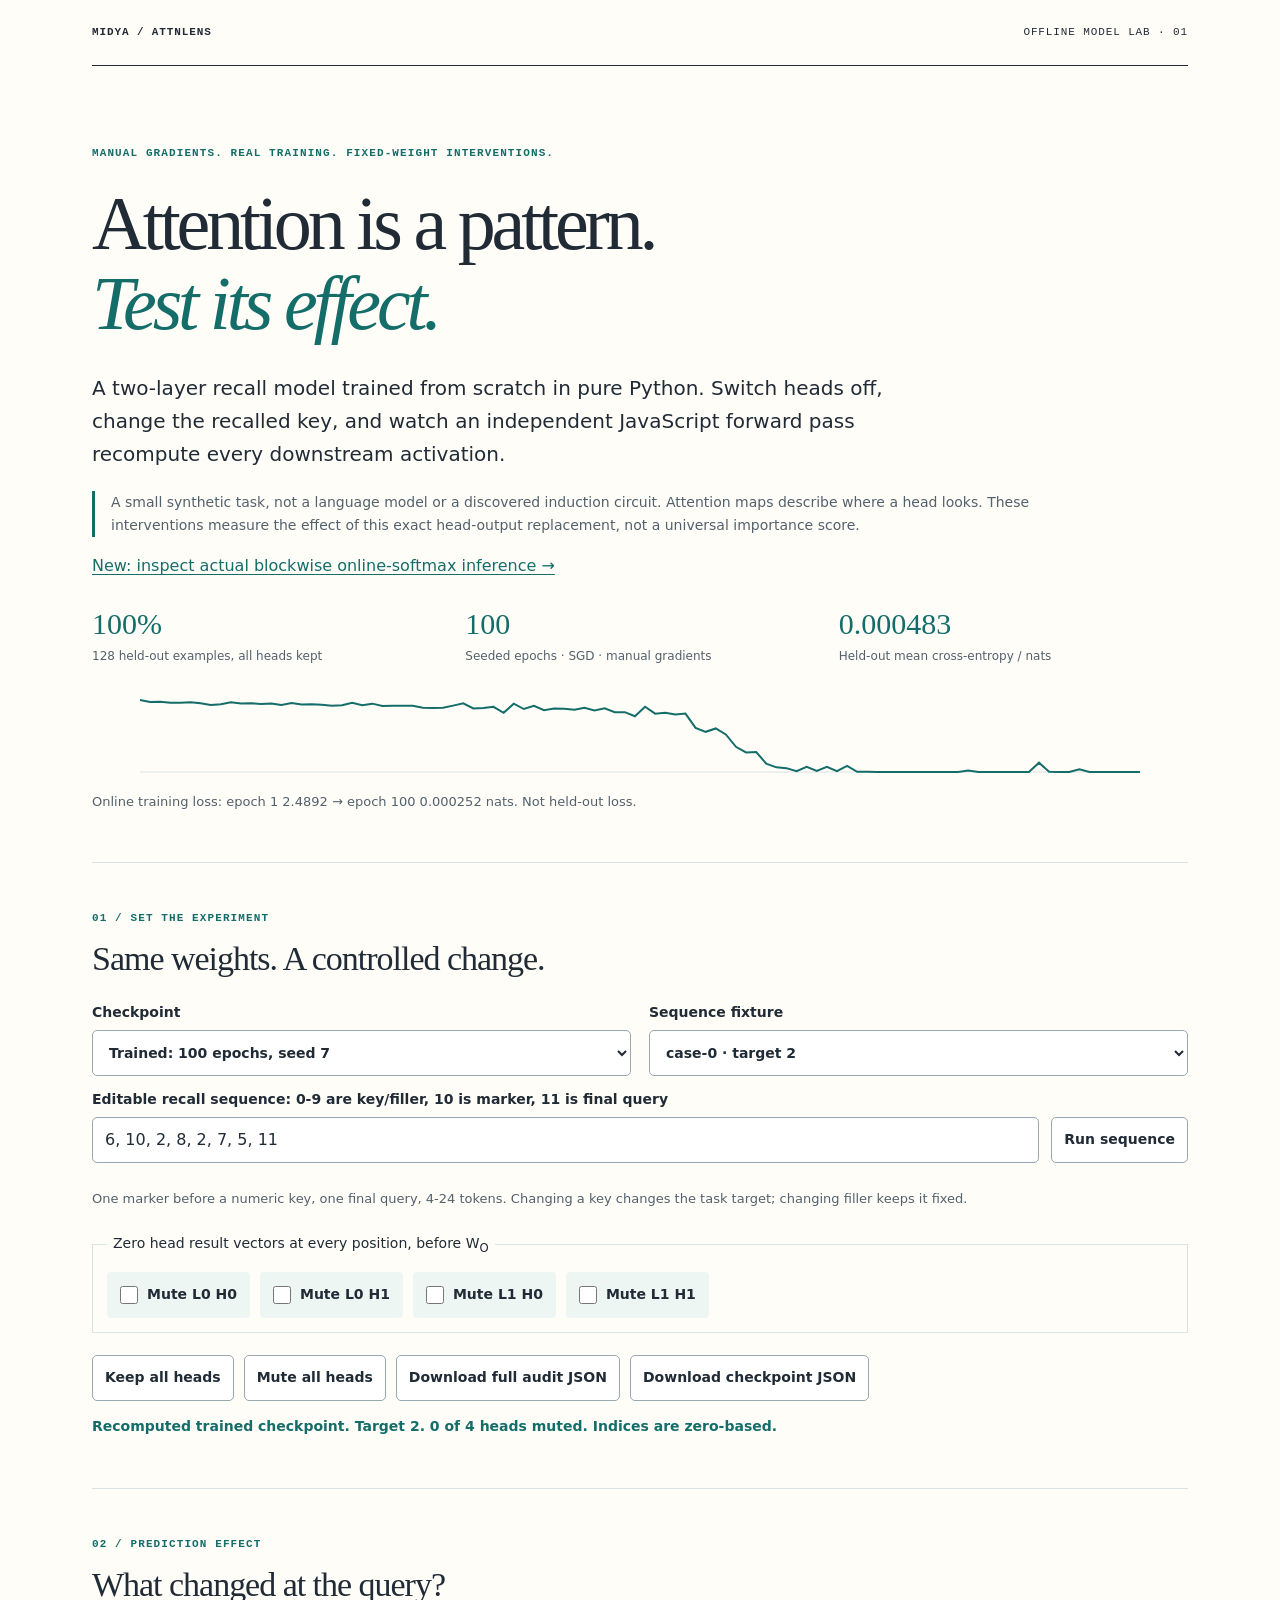
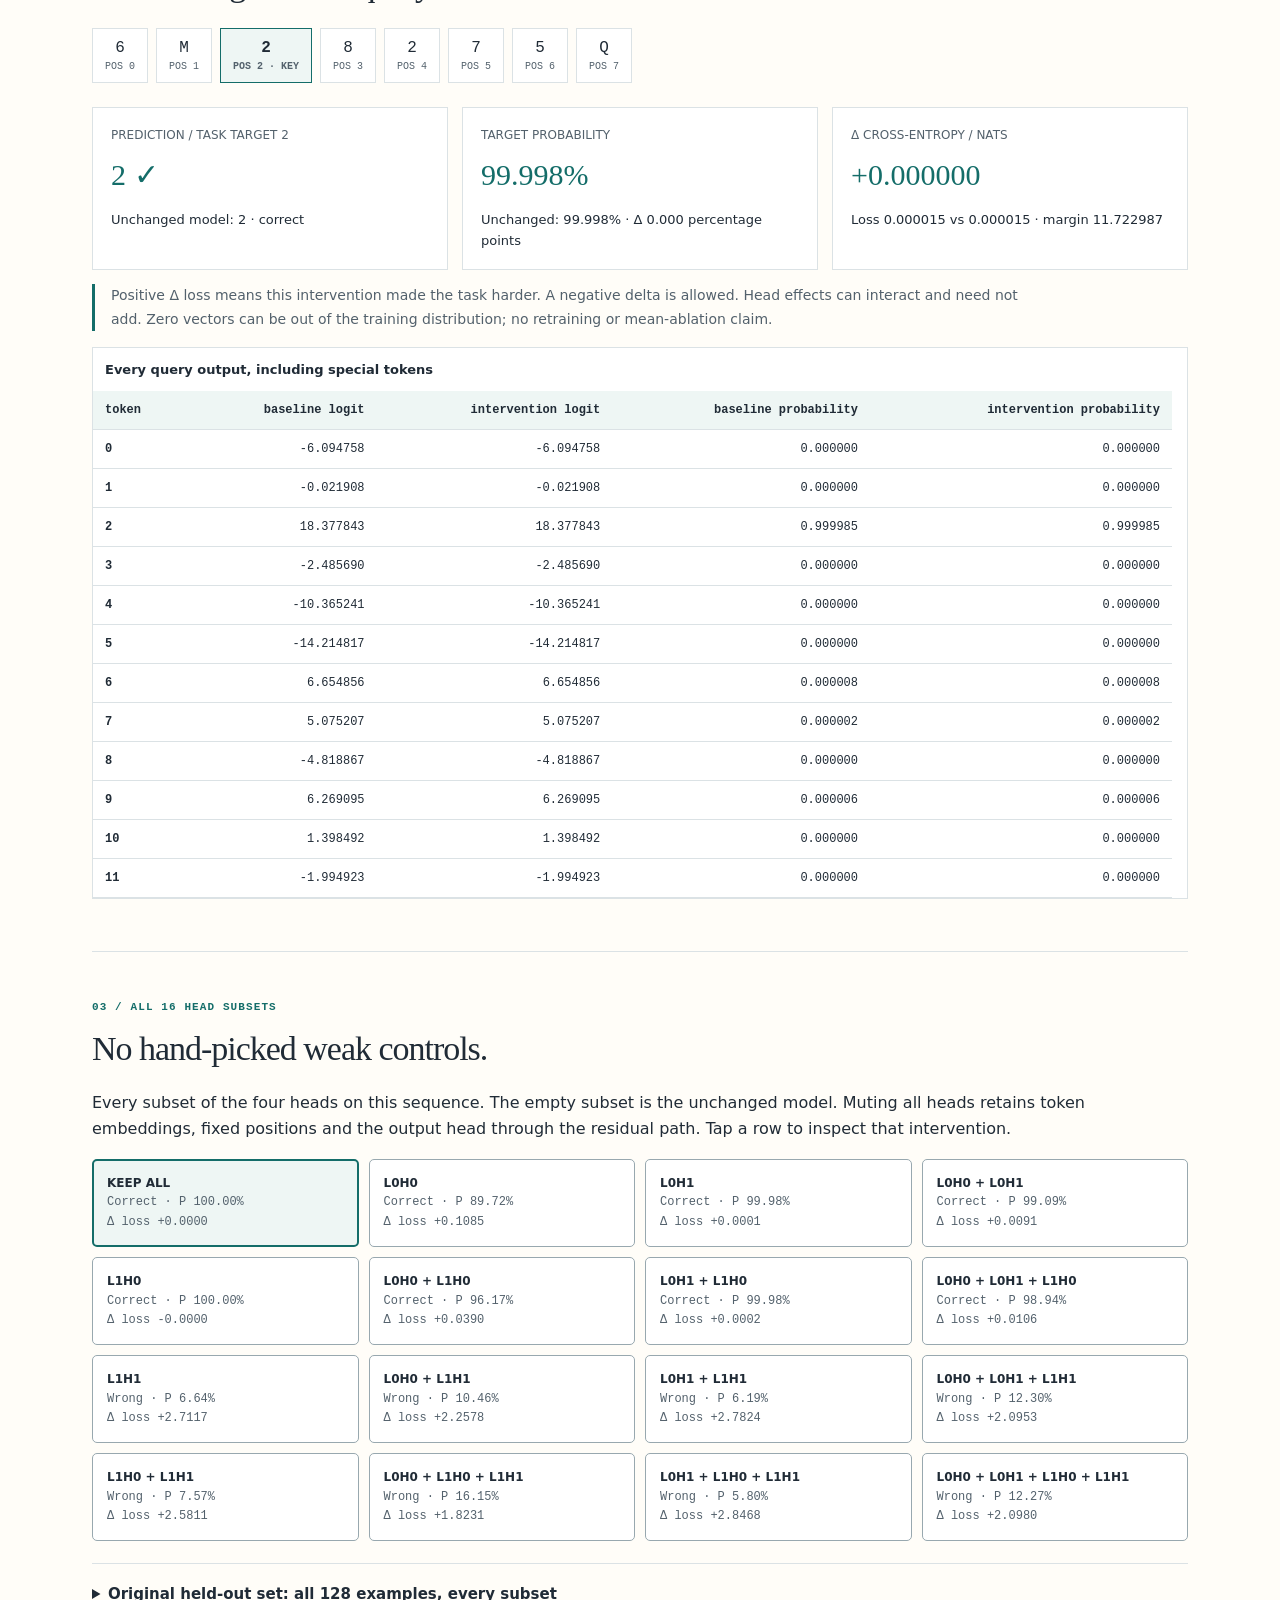
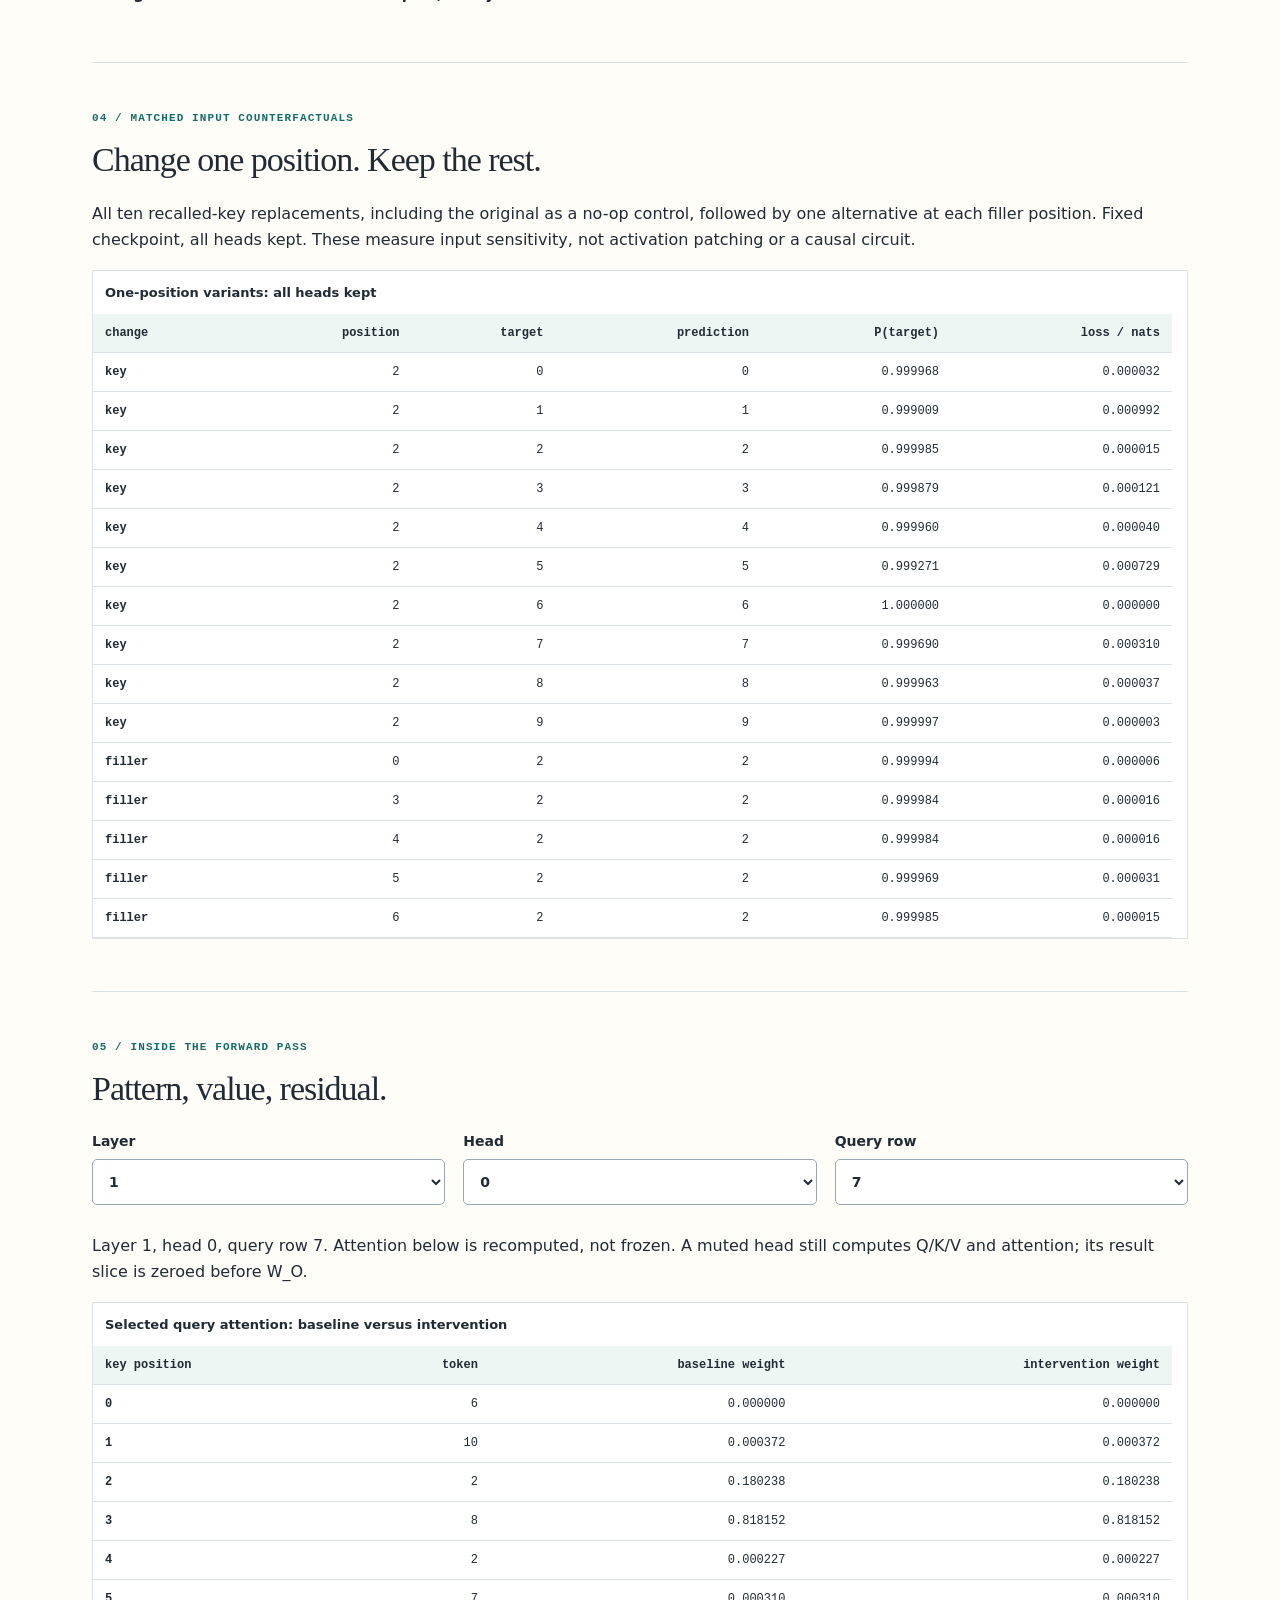
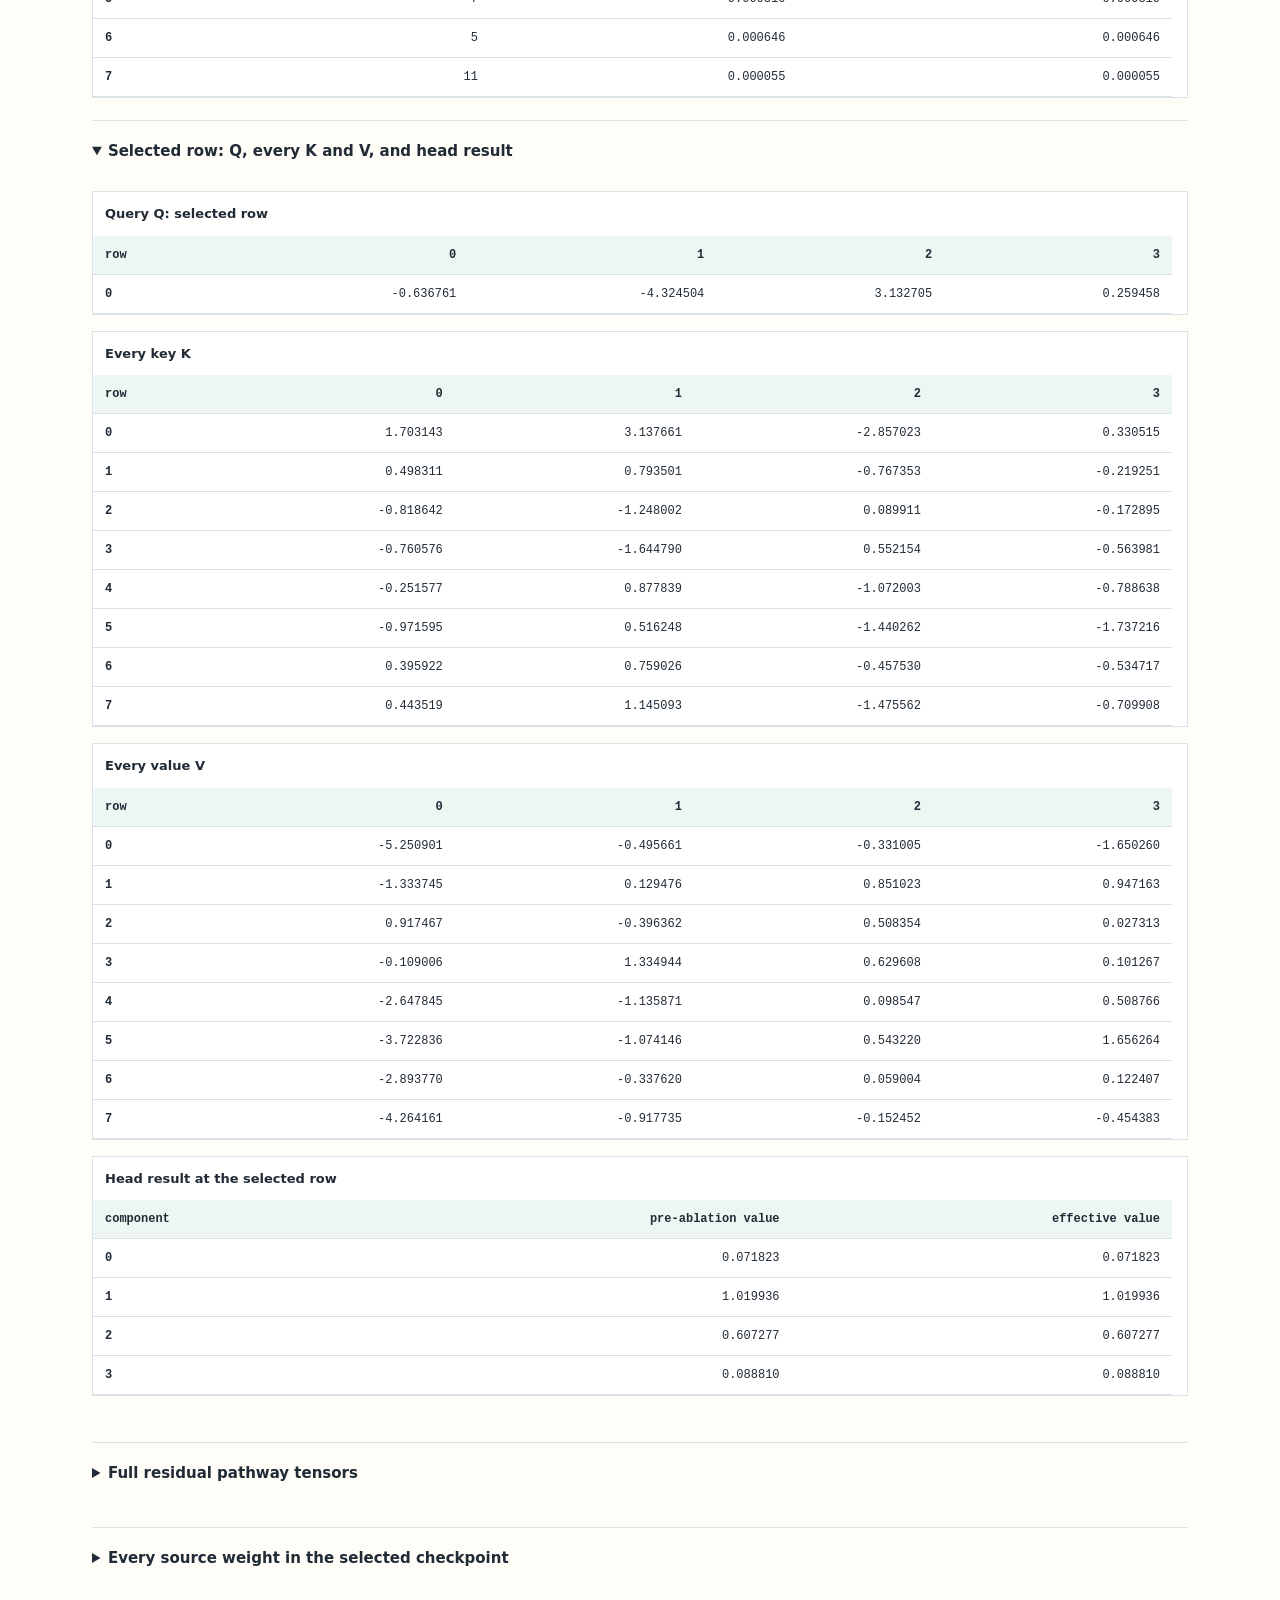
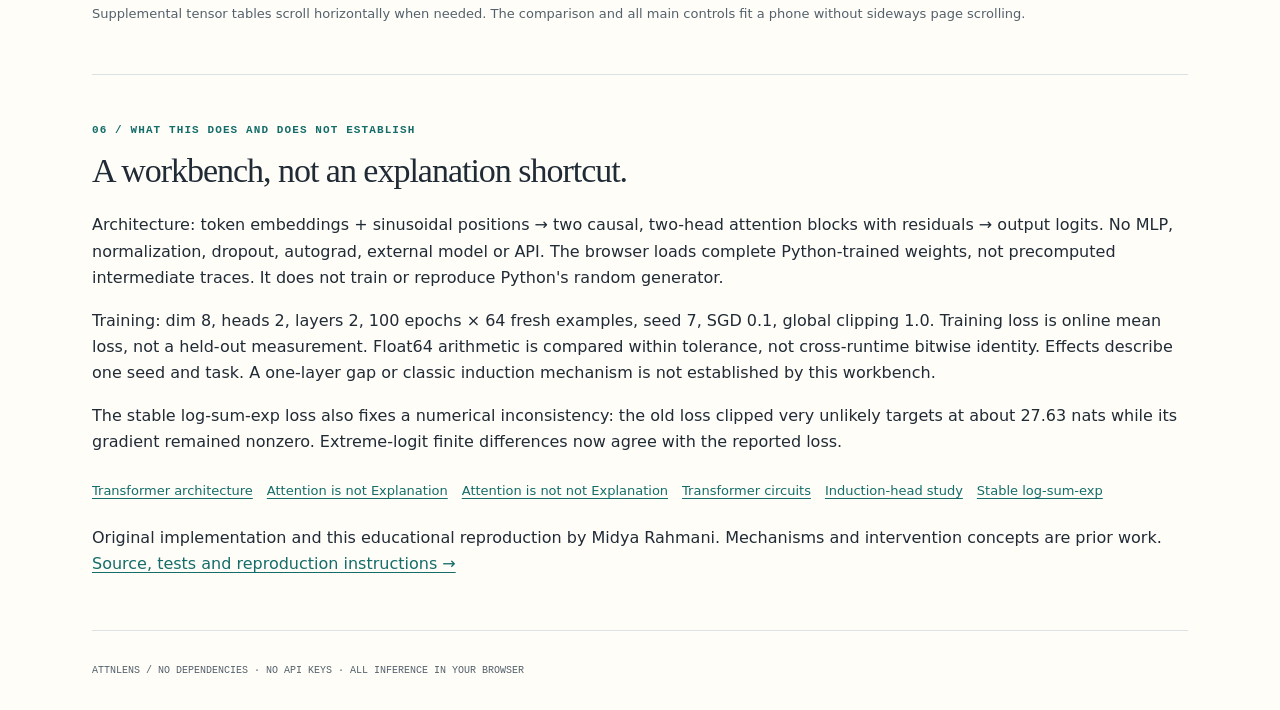
<file: docs/index.html>
<!doctype html>
<html lang="en"><head><meta charset="utf-8"><meta name="viewport" content="width=device-width,initial-scale=1"><meta name="description" content="A trained attention model, taken apart. Inspect complete head-output ablations, matched counterfactuals, and independent browser inference."><title>AttnLens | Attention is a pattern. Test its effect.</title><link rel="stylesheet" href="style.css"><script defer src="engine.js"></script><script defer src="app.js"></script></head>
<body><main>
<header><a href="https://github.com/midya8/attnlens">MIDYA / ATTNLENS</a><span>OFFLINE MODEL LAB · 01</span></header>
<section class="hero"><p class="eyebrow">MANUAL GRADIENTS. REAL TRAINING. FIXED-WEIGHT INTERVENTIONS.</p><h1>Attention is a pattern.<br><i>Test its effect.</i></h1><p class="lead">A two-layer recall model trained from scratch in pure Python. Switch heads off, change the recalled key, and watch an independent JavaScript forward pass recompute every downstream activation.</p><p class="boundary">A small synthetic task, not a language model or a discovered induction circuit. Attention maps describe where a head looks. These interventions measure the effect of this exact head-output replacement, not a universal importance score.</p><p><a href="online.html">New: inspect actual blockwise online-softmax inference →</a></p><div id="training"></div></section>
<section aria-labelledby="experiment-title"><div class="sectionhead"><p class="eyebrow">01 / SET THE EXPERIMENT</p><h2 id="experiment-title">Same weights. A controlled change.</h2></div><div class="controls"><label>Checkpoint<select id="model"></select></label><label>Sequence fixture<select id="fixture"></select></label></div><label for="tokens">Editable recall sequence: 0-9 are key/filler, 10 is marker, 11 is final query</label><div class="inputrow"><input id="tokens" spellcheck="false" autocomplete="off"><button id="apply">Run sequence</button></div><p class="hint">One marker before a numeric key, one final query, 4-24 tokens. Changing a key changes the task target; changing filler keeps it fixed.</p><fieldset><legend>Zero head result vectors at every position, before W<sub>O</sub></legend><div id="heads" class="heads"></div></fieldset><div class="buttonrow"><button id="reset">Keep all heads</button><button id="alloff">Mute all heads</button><button id="export">Download full audit JSON</button><button id="checkpoint">Download checkpoint JSON</button></div><p id="status" role="status" aria-live="polite">Loading checked-in checkpoints...</p></section>
<div id="results" hidden>
<section><p class="eyebrow">02 / PREDICTION EFFECT</p><h2>What changed at the query?</h2><div id="sequence" class="sequence"></div><div id="metrics" class="metrics"></div><p class="boundary">Positive Δ loss means this intervention made the task harder. A negative delta is allowed. Head effects can interact and need not add. Zero vectors can be out of the training distribution; no retraining or mean-ablation claim.</p><div id="logits"></div></section>
<section><p class="eyebrow">03 / ALL 16 HEAD SUBSETS</p><h2>No hand-picked weak controls.</h2><p>Every subset of the four heads on this sequence. The empty subset is the unchanged model. Muting all heads retains token embeddings, fixed positions and the output head through the residual path. Tap a row to inspect that intervention.</p><div id="subsets" class="subsets"></div><details><summary>Original held-out set: all 128 examples, every subset</summary><p>Same seed 100007 and examples as the original trainer. The browser recomputes every subset on all examples, then checks it against the Python export. No tuning or selection on these results. Initialization is an untrained reference, not a competitive architecture baseline. Outputs include the two special tokens.</p><div id="evaluation"></div></details></section>
<section><p class="eyebrow">04 / MATCHED INPUT COUNTERFACTUALS</p><h2>Change one position. Keep the rest.</h2><p>All ten recalled-key replacements, including the original as a no-op control, followed by one alternative at each filler position. Fixed checkpoint, all heads kept. These measure input sensitivity, not activation patching or a causal circuit.</p><div id="counterfactuals"></div></section>
<section><p class="eyebrow">05 / INSIDE THE FORWARD PASS</p><h2>Pattern, value, residual.</h2><div class="controls"><label>Layer<select id="layer"></select></label><label>Head<select id="head"></select></label><label>Query row<select id="row"></select></label></div><p id="trace-caption"></p><div id="attention"></div><details open><summary>Selected row: Q, every K and V, and head result</summary><div id="qkv"></div></details><details><summary>Full residual pathway tensors</summary><div id="residual"></div></details><details><summary>Every source weight in the selected checkpoint</summary><div id="weights"></div></details><p class="hint">Supplemental tensor tables scroll horizontally when needed. The comparison and all main controls fit a phone without sideways page scrolling.</p></section>
</div>
<section class="methods"><p class="eyebrow">06 / WHAT THIS DOES AND DOES NOT ESTABLISH</p><h2>A workbench, not an explanation shortcut.</h2><p>Architecture: token embeddings + sinusoidal positions → two causal, two-head attention blocks with residuals → output logits. No MLP, normalization, dropout, autograd, external model or API. The browser loads complete Python-trained weights, not precomputed intermediate traces. It does not train or reproduce Python's random generator.</p><p>Training: dim 8, heads 2, layers 2, 100 epochs × 64 fresh examples, seed 7, SGD 0.1, global clipping 1.0. Training loss is online mean loss, not a held-out measurement. Float64 arithmetic is compared within tolerance, not cross-runtime bitwise identity. Effects describe one seed and task. A one-layer gap or classic induction mechanism is not established by this workbench.</p><p>The stable log-sum-exp loss also fixes a numerical inconsistency: the old loss clipped very unlikely targets at about 27.63 nats while its gradient remained nonzero. Extreme-logit finite differences now agree with the reported loss.</p><div class="sources"><a href="https://arxiv.org/abs/1706.03762">Transformer architecture</a><a href="https://aclanthology.org/N19-1357/">Attention is not Explanation</a><a href="https://aclanthology.org/D19-1002/">Attention is not not Explanation</a><a href="https://transformer-circuits.pub/2021/framework/">Transformer circuits</a><a href="https://transformer-circuits.pub/2022/in-context-learning-and-induction-heads/index.html">Induction-head study</a><a href="https://docs.scipy.org/doc/scipy/reference/generated/scipy.special.logsumexp.html">Stable log-sum-exp</a></div><p>Original implementation and this educational reproduction by Midya Rahmani. Mechanisms and intervention concepts are prior work. <a href="https://github.com/midya8/attnlens">Source, tests and reproduction instructions →</a></p></section><footer>ATTNLENS / NO DEPENDENCIES · NO API KEYS · ALL INFERENCE IN YOUR BROWSER</footer>
</main></body></html>
</file>
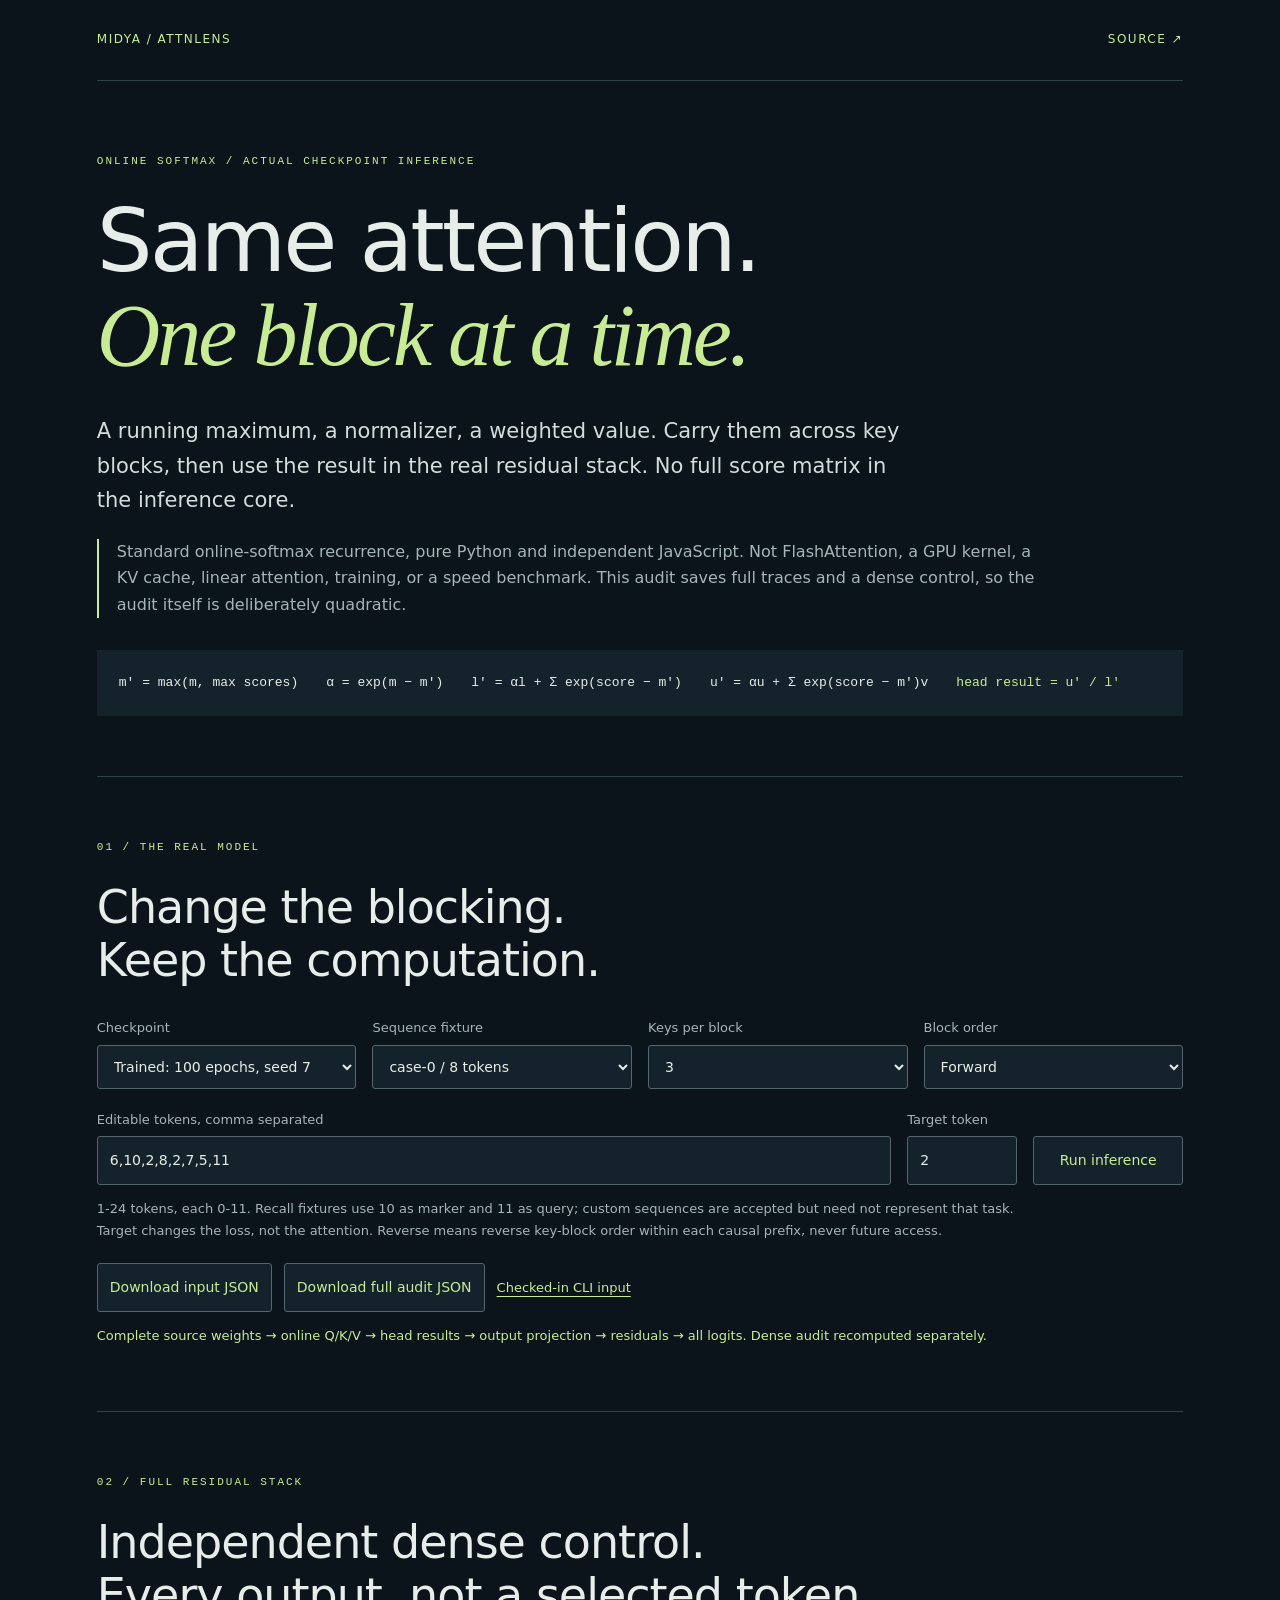
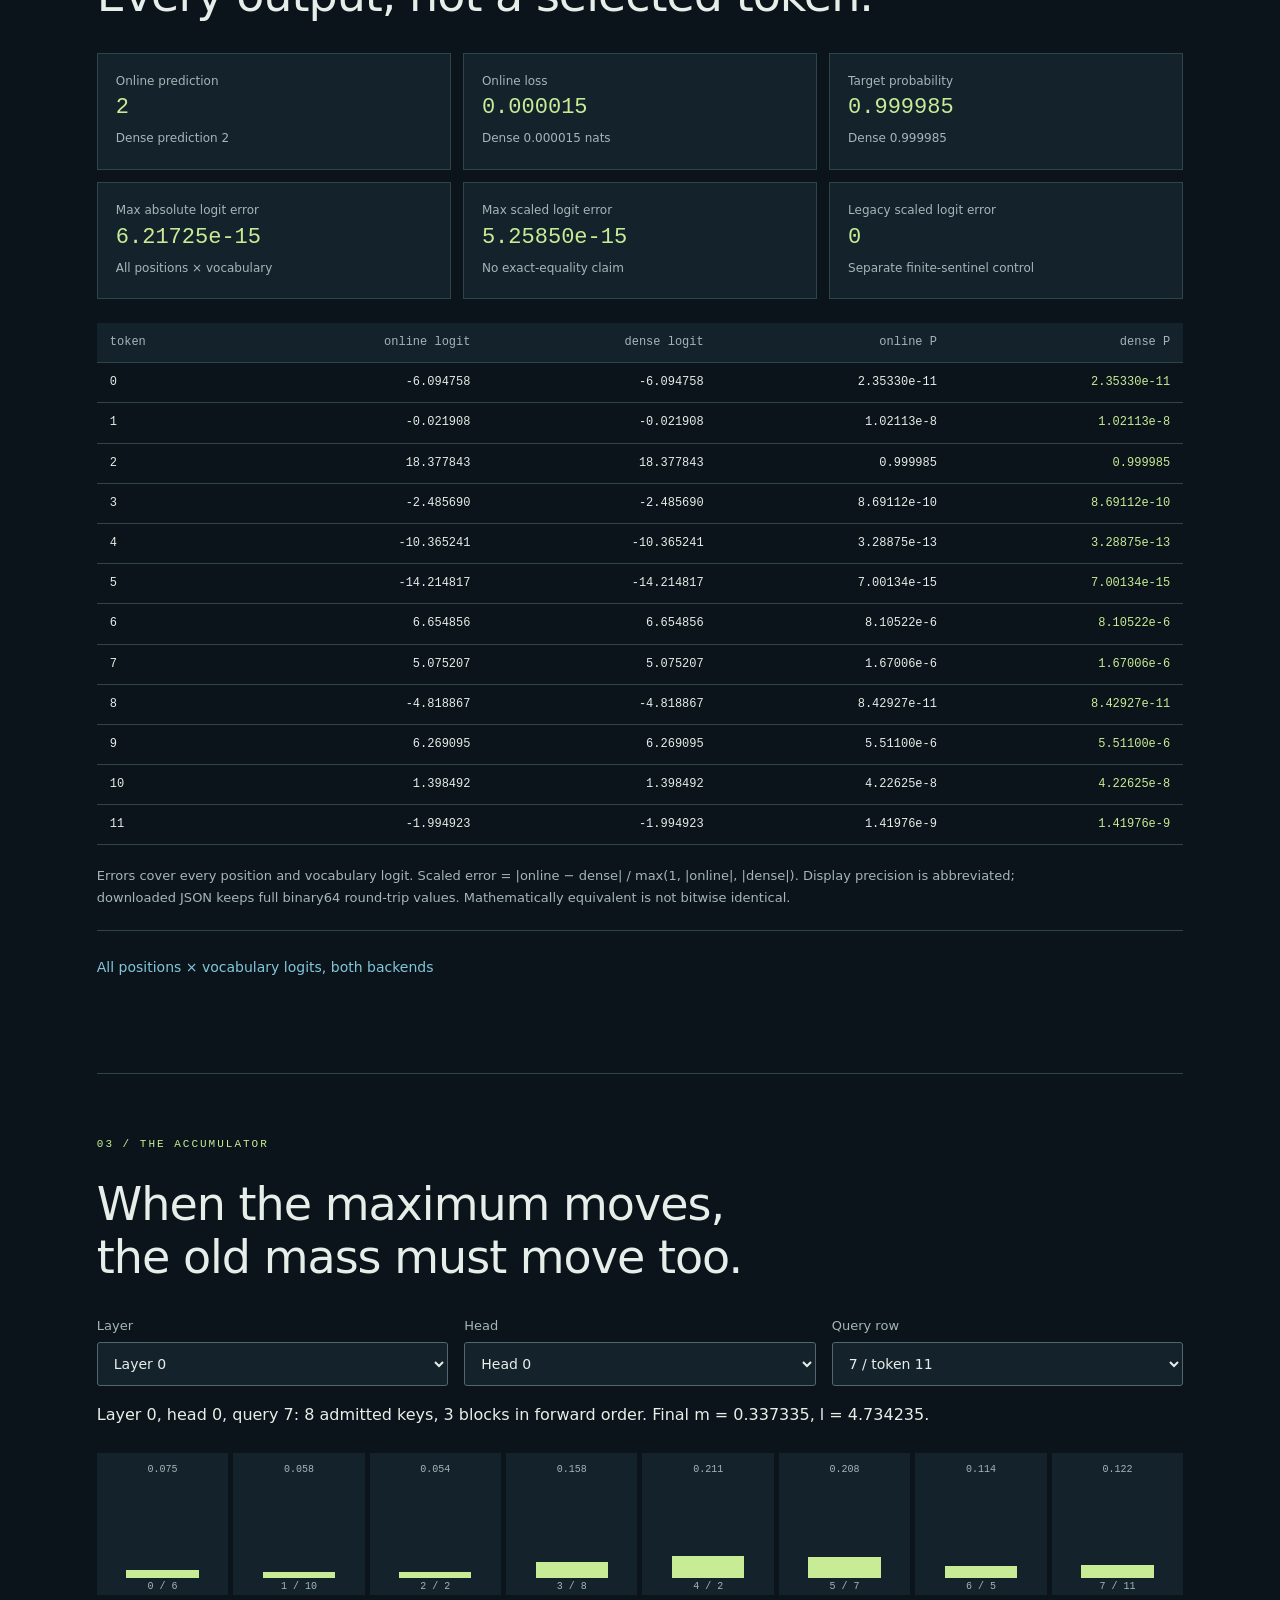
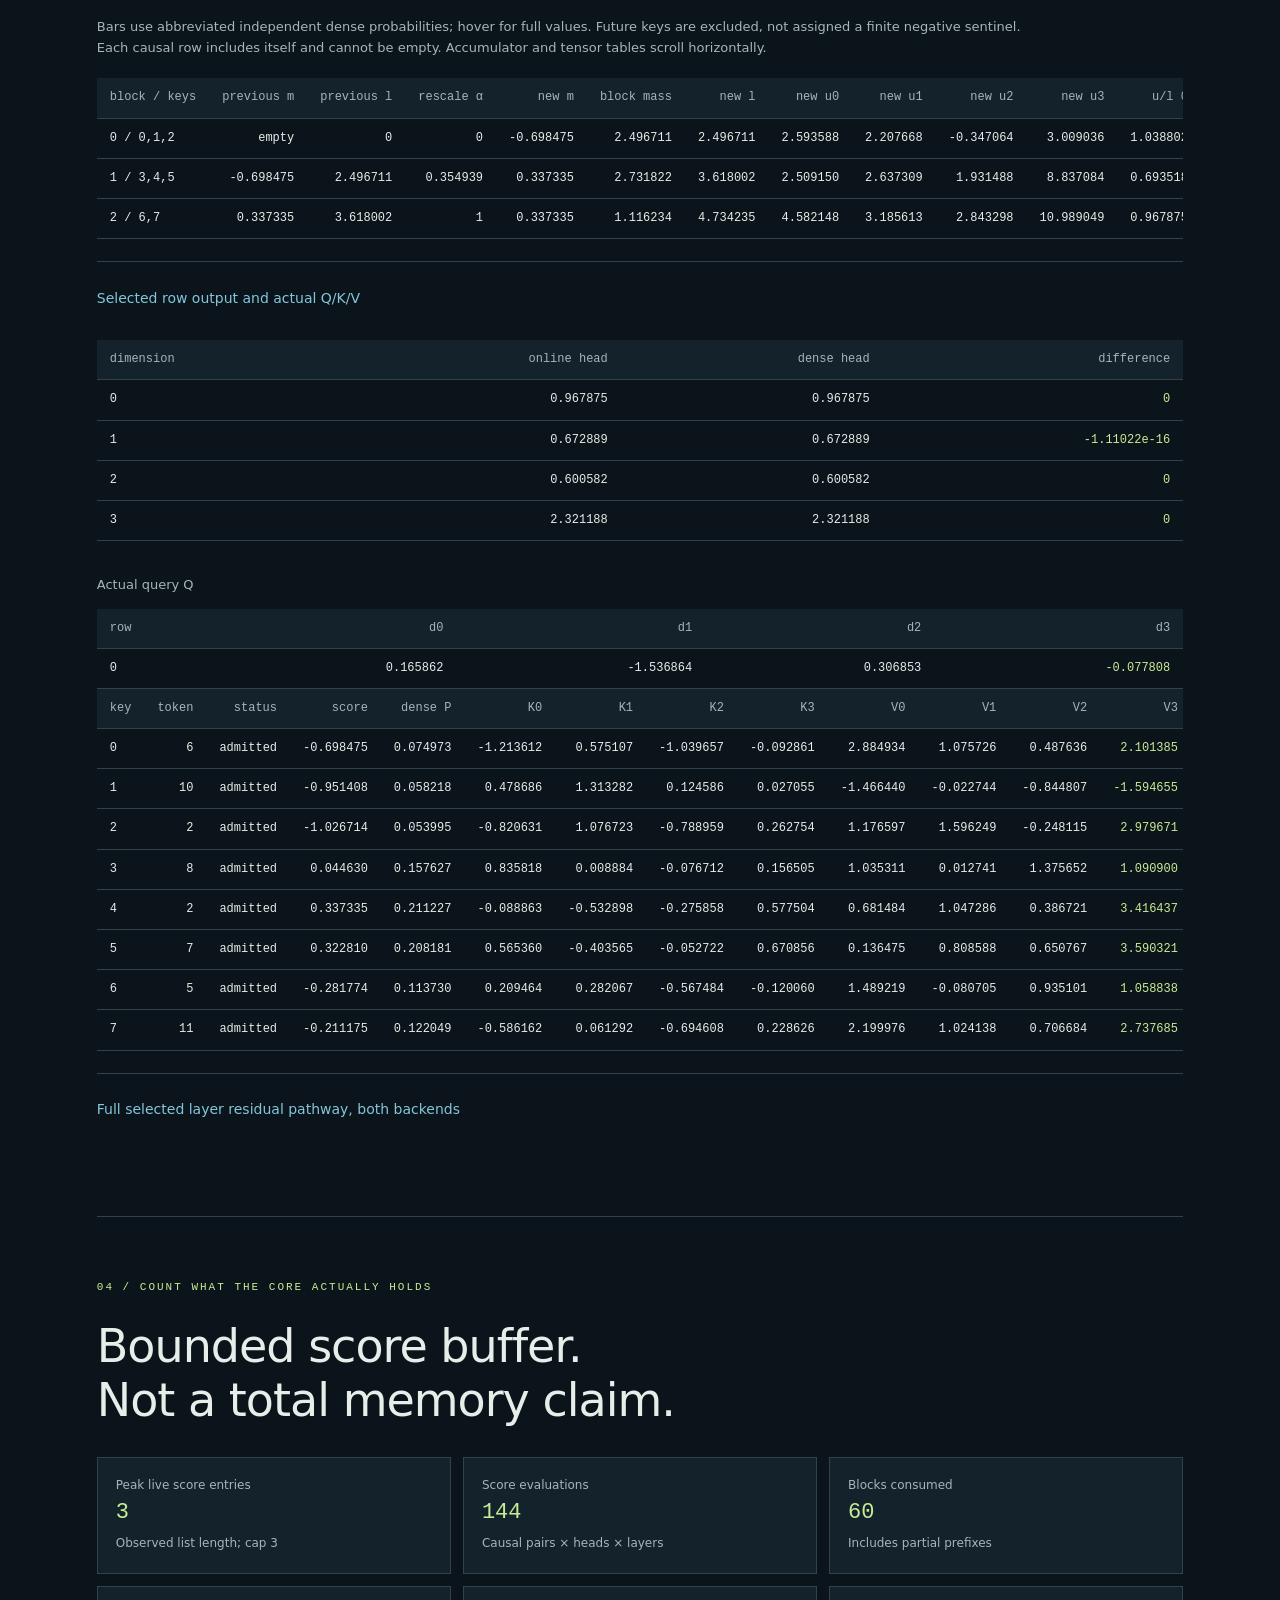
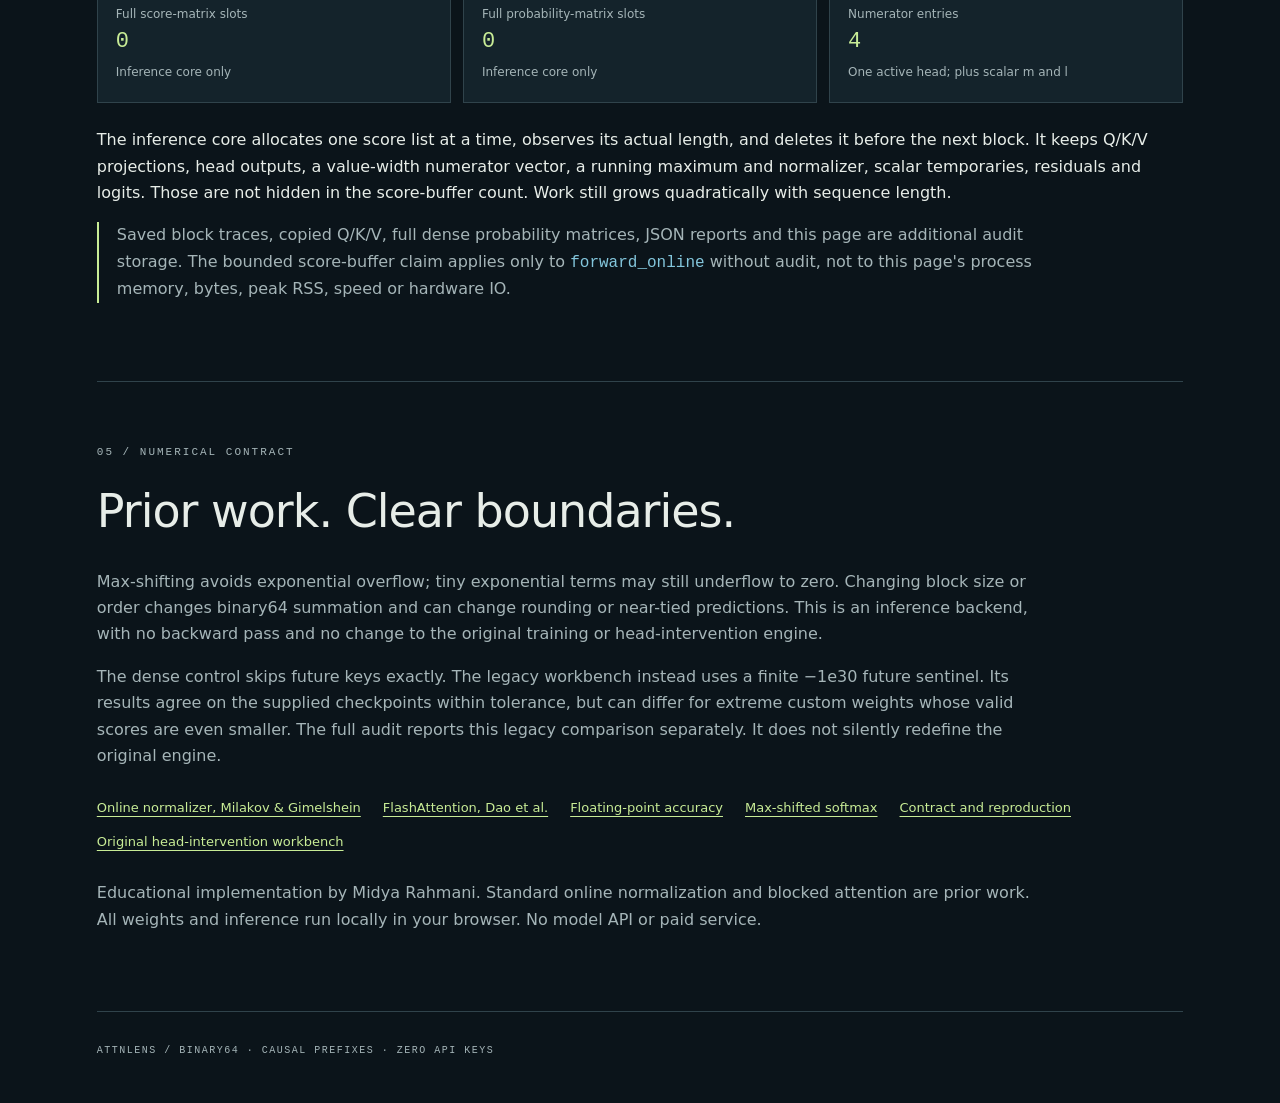
<file: docs/online.html>
<!doctype html>
<html lang="en"><head><meta charset="utf-8"><meta name="viewport" content="width=device-width,initial-scale=1"><meta name="description" content="Actual blockwise online-softmax inference on a tiny trained attention model. Inspect every accumulator transition against independent dense causal attention."><title>AttnLens | Never build the attention matrix.</title><link rel="stylesheet" href="online.css"><script defer src="engine.js"></script><script defer src="online-engine.js"></script><script defer src="online-app.js"></script></head>
<body><main>
<header><a href="index.html">MIDYA / ATTNLENS</a><a href="https://github.com/midya8/attnlens">SOURCE ↗</a></header>
<section class="hero"><p class="eyebrow">ONLINE SOFTMAX / ACTUAL CHECKPOINT INFERENCE</p><h1>Same attention.<br><em>One block at a time.</em></h1><p class="lead">A running maximum, a normalizer, a weighted value. Carry them across key blocks, then use the result in the real residual stack. No full score matrix in the inference core.</p><p class="boundary">Standard online-softmax recurrence, pure Python and independent JavaScript. Not FlashAttention, a GPU kernel, a KV cache, linear attention, training, or a speed benchmark. This audit saves full traces and a dense control, so the audit itself is deliberately quadratic.</p><div class="formula"><span>m′ = max(m, max scores)</span><span>α = exp(m − m′)</span><span>l′ = αl + Σ exp(score − m′)</span><span>u′ = αu + Σ exp(score − m′)v</span><strong>head result = u′ / l′</strong></div></section>
<section><p class="eyebrow">01 / THE REAL MODEL</p><h2>Change the blocking.<br>Keep the computation.</h2><div class="controls"><label>Checkpoint<select id="checkpoint"></select></label><label>Sequence fixture<select id="fixture"></select></label><label>Keys per block<select id="block"></select></label><label>Block order<select id="order"><option value="forward">Forward</option><option value="reverse">Reverse</option></select></label></div><div class="inputrow"><label>Editable tokens, comma separated<input id="tokens" autocomplete="off" spellcheck="false"></label><label>Target token<input id="target" type="number" min="0" max="11" step="1"></label><button id="apply">Run inference</button></div><p class="hint">1-24 tokens, each 0-11. Recall fixtures use 10 as marker and 11 as query; custom sequences are accepted but need not represent that task. Target changes the loss, not the attention. Reverse means reverse key-block order within each causal prefix, never future access.</p><div class="buttons"><button id="download-input">Download input JSON</button><button id="download-audit">Download full audit JSON</button><a href="online-example.json">Checked-in CLI input</a></div><p id="status" role="status" aria-live="polite">Loading complete source checkpoints...</p></section>
<div id="results" hidden>
<section><p class="eyebrow">02 / FULL RESIDUAL STACK</p><h2>Independent dense control.<br>Every output, not a selected token.</h2><div id="metrics" class="metrics"></div><div id="logits" class="scroll"></div><p class="hint">Errors cover every position and vocabulary logit. Scaled error = |online − dense| / max(1, |online|, |dense|). Display precision is abbreviated; downloaded JSON keeps full binary64 round-trip values. Mathematically equivalent is not bitwise identical.</p><details><summary>All positions × vocabulary logits, both backends</summary><div id="all-logits" class="scroll"></div></details></section>
<section><p class="eyebrow">03 / THE ACCUMULATOR</p><h2>When the maximum moves,<br>the old mass must move too.</h2><div class="controls"><label>Layer<select id="layer"></select></label><label>Head<select id="head"></select></label><label>Query row<select id="row"></select></label></div><p id="caption"></p><div id="weights" class="weights"></div><p class="hint">Bars use abbreviated independent dense probabilities; hover for full values. Future keys are excluded, not assigned a finite negative sentinel. Each causal row includes itself and cannot be empty. Accumulator and tensor tables scroll horizontally.</p><div id="transitions" class="scroll"></div><details open><summary>Selected row output and actual Q/K/V</summary><div id="output" class="scroll"></div><div id="qkv" class="scroll"></div></details><details><summary>Full selected layer residual pathway, both backends</summary><div id="residual" class="scroll"></div></details></section>
<section><p class="eyebrow">04 / COUNT WHAT THE CORE ACTUALLY HOLDS</p><h2>Bounded score buffer.<br>Not a total memory claim.</h2><div id="counts" class="metrics"></div><p>The inference core allocates one score list at a time, observes its actual length, and deletes it before the next block. It keeps Q/K/V projections, head outputs, a value-width numerator vector, a running maximum and normalizer, scalar temporaries, residuals and logits. Those are not hidden in the score-buffer count. Work still grows quadratically with sequence length.</p><p class="boundary">Saved block traces, copied Q/K/V, full dense probability matrices, JSON reports and this page are additional audit storage. The bounded score-buffer claim applies only to <code>forward_online</code> without audit, not to this page's process memory, bytes, peak RSS, speed or hardware IO.</p></section>
</div>
<section class="methods"><p class="eyebrow">05 / NUMERICAL CONTRACT</p><h2>Prior work. Clear boundaries.</h2><p>Max-shifting avoids exponential overflow; tiny exponential terms may still underflow to zero. Changing block size or order changes binary64 summation and can change rounding or near-tied predictions. This is an inference backend, with no backward pass and no change to the original training or head-intervention engine.</p><p>The dense control skips future keys exactly. The legacy workbench instead uses a finite −1e30 future sentinel. Its results agree on the supplied checkpoints within tolerance, but can differ for extreme custom weights whose valid scores are even smaller. The full audit reports this legacy comparison separately. It does not silently redefine the original engine.</p><div class="sources"><a href="https://arxiv.org/html/1805.02867v2">Online normalizer, Milakov &amp; Gimelshein</a><a href="https://arxiv.org/html/2205.14135v2">FlashAttention, Dao et al.</a><a href="https://docs.pytorch.org/docs/main/notes/numerical_accuracy.html">Floating-point accuracy</a><a href="https://nhigham.com/2020/02/03/accurately-computing-the-softmax-function/">Max-shifted softmax</a><a href="https://github.com/midya8/attnlens/blob/main/ONLINE.md">Contract and reproduction</a><a href="index.html">Original head-intervention workbench</a></div><p>Educational implementation by Midya Rahmani. Standard online normalization and blocked attention are prior work. All weights and inference run locally in your browser. No model API or paid service.</p></section>
<footer>ATTNLENS / BINARY64 · CAUSAL PREFIXES · ZERO API KEYS</footer>
</main></body></html>
</file>
<file: docs/style.css>
:root{color-scheme:light;--ink:#202b36;--muted:#53616c;--rule:#dbe2e5;--accent:#146d69;--soft:#eef6f4;--paper:#fffdf8}*{box-sizing:border-box}body{margin:0;background:var(--paper);color:var(--ink);font:16px/1.65 system-ui,-apple-system,sans-serif}main{max-width:1160px;margin:auto;padding:0 32px}header{display:flex;justify-content:space-between;gap:20px;padding:24px 0;border-bottom:1px solid var(--ink);font:11px/1.5 ui-monospace,monospace;letter-spacing:.08em}a{color:var(--accent);text-underline-offset:3px}header a{color:inherit;font-weight:700;text-decoration:none}.hero{padding:68px 0 36px}h1{font:clamp(40px,6.5vw,76px)/1.05 Georgia,serif;letter-spacing:-.055em;margin:22px 0 28px}h1 i{color:var(--accent);font-weight:400}.lead{font-size:20px;max-width:820px}.eyebrow{font:11px/1.6 ui-monospace,monospace;letter-spacing:.1em;color:var(--accent);font-weight:700}.boundary{font-size:14px;color:var(--muted);border-left:3px solid var(--accent);padding-left:16px;max-width:950px}section{padding:36px 0;border-bottom:1px solid var(--rule)}h2{font:34px/1.15 Georgia,serif;letter-spacing:-.03em;margin:12px 0 22px}h3{font-size:16px;margin:22px 0 12px}.controls{display:flex;flex-wrap:wrap;gap:18px}.controls label{flex:1;min-width:180px}label{display:block;font-size:14px;font-weight:600}select,input,button{font:inherit;color:inherit;min-height:46px;border:1px solid #98a8af;border-radius:5px;background:white;padding:9px 12px}select,input{width:100%;margin:6px 0 12px}button{cursor:pointer;font-size:14px;font-weight:600}button:hover{border-color:var(--accent);background:var(--soft)}button:focus-visible,input:focus-visible,select:focus-visible,summary:focus-visible{outline:3px solid #b68830;outline-offset:3px}button:disabled{opacity:.5;cursor:not-allowed}.inputrow{display:flex;align-items:flex-start;gap:12px}.inputrow input{flex:1;min-width:0}.inputrow button{margin-top:6px;white-space:nowrap}.hint{font-size:13px;color:var(--muted)}fieldset{border:1px solid var(--rule);padding:14px;margin:22px 0}legend{padding:0 6px;font-size:14px}.heads,.buttonrow{display:flex;gap:10px;flex-wrap:wrap}.heads label{display:flex;align-items:center;gap:9px;padding:8px 13px;min-height:46px;background:var(--soft);border-radius:4px}.heads input{width:18px;height:18px;min-height:0;margin:0;accent-color:var(--accent)}#status{font-size:14px;color:var(--accent);font-weight:600}.error{color:#a12732!important}.sequence{display:flex;flex-wrap:wrap;gap:8px;margin:24px 0}.token{border:1px solid var(--rule);padding:8px 12px;min-width:55px;text-align:center;font:16px/1.4 ui-monospace,monospace;background:white}.token small{display:block;color:var(--muted);font-size:10px}.token.key{border-color:var(--accent);background:var(--soft);font-weight:700}.metrics{display:grid;grid-template-columns:repeat(3,1fr);gap:14px}.metric{background:white;border:1px solid var(--rule);padding:18px;overflow-wrap:anywhere}.metric h3{margin:0 0 8px;color:var(--muted);font-size:12px;font-weight:500;text-transform:uppercase}.metric strong{display:block;color:var(--accent);font:30px/1.4 Georgia,serif}.metric p{font-size:13px;margin-bottom:0}.scroll{max-width:100%;overflow-x:auto;border:1px solid var(--rule);background:white;margin:16px 0;scrollbar-gutter:stable}.scroll:focus{outline:2px solid var(--accent)}table{border-collapse:collapse;width:100%;font:12px/1.5 ui-monospace,monospace}caption{text-align:left;padding:12px;font-family:system-ui;font-size:13px;font-weight:600}th,td{padding:10px 12px;border-bottom:1px solid var(--rule);text-align:right;white-space:nowrap}th:first-child,td:first-child{text-align:left}thead{background:var(--soft)}.subsets{display:grid;grid-template-columns:repeat(4,1fr);gap:10px}.subset{display:block;text-align:left;min-width:0;padding:14px;font-weight:400}.subset.selected{border:2px solid var(--accent);background:var(--soft);padding:13px}.subset strong,.subset span{display:block}.subset strong{font-size:12px}.subset span{font:12px/1.6 ui-monospace,monospace;color:var(--muted);overflow-wrap:anywhere}details{border-top:1px solid var(--rule);padding:8px 0;margin-top:22px}summary{cursor:pointer;font-size:15px;font-weight:600;min-height:46px;padding:10px 0}.sources{display:flex;gap:14px;flex-wrap:wrap;margin:24px 0}.sources a{font-size:13px}.training{display:flex;gap:24px;flex-wrap:wrap;margin-top:28px}.training>div{flex:1;min-width:180px}.training strong{font:30px Georgia,serif;color:var(--accent)}.training p{font-size:12px;color:var(--muted);margin:4px 0}svg{width:100%;height:86px;display:block;margin-top:22px}footer{padding:32px 0;font:10px/1.5 ui-monospace,monospace;color:var(--muted)}[hidden]{display:none!important}@media(max-width:700px){main{padding:0 20px}.hero{padding:36px 0 24px}header span{max-width:110px;text-align:right}h2{font-size:28px}.lead{font-size:18px}.metrics{grid-template-columns:1fr}.metric{padding:14px}.subsets{grid-template-columns:repeat(2,minmax(0,1fr))}.inputrow{display:block}.inputrow button{margin-top:0;width:100%}.buttonrow button{flex:1 1 150px}.controls{display:block}.heads label{flex:1 1 110px}.boundary{font-size:13px}.sources{display:grid;grid-template-columns:1fr}section{padding:28px 0}.training{gap:14px}.training>div{min-width:110px}}

.cf-cards{display:none}@media(max-width:700px){.cf-cards{display:grid;gap:10px}.cf-card{background:white;border:1px solid var(--rule);padding:14px}.cf-card strong,.cf-card span{display:block;font-size:13px;overflow-wrap:anywhere}.cf-card strong{color:var(--accent)}#counterfactuals>.scroll,#evaluation>.scroll{display:none}}
</file>
<file: docs/online.css>
:root{color-scheme:dark;--bg:#0b141a;--panel:#14232b;--line:#30434b;--ink:#e7ede8;--muted:#a5b5b8;--lime:#c8ec96;--blue:#83c6dc}*{box-sizing:border-box}body{margin:0;background:var(--bg);color:var(--ink);font:16px/1.65 system-ui,sans-serif}main{max-width:1240px;margin:auto;padding:0 6vw}header{display:flex;justify-content:space-between;gap:20px;padding:30px 0;border-bottom:1px solid var(--line);font-size:12px;letter-spacing:1.5px}a{color:var(--lime);text-underline-offset:4px}header a{text-decoration:none}section{padding:62px 0;border-bottom:1px solid var(--line)}.hero{padding:72px 0 60px}.eyebrow{font:11px/1.6 ui-monospace,monospace;letter-spacing:2px;color:var(--lime);margin:0 0 24px}h1{font-size:clamp(42px,7vw,88px);font-weight:500;line-height:1.06;letter-spacing:-3px;margin:0 0 32px}h1 em{font-weight:400;font-family:Georgia,serif;color:var(--lime)}h2{font-size:clamp(28px,4vw,46px);line-height:1.16;letter-spacing:-1px;font-weight:500;margin:0 0 30px}.lead{font-size:21px;max-width:830px;color:#d2dddc}.boundary{color:var(--muted);border-left:2px solid var(--lime);padding-left:18px;max-width:940px}.formula{display:flex;flex-wrap:wrap;gap:10px 28px;background:var(--panel);padding:22px;margin-top:32px;font:13px/1.7 ui-monospace,monospace}.formula strong{color:var(--lime);font-weight:500}.controls{display:grid;grid-template-columns:repeat(4,minmax(0,1fr));gap:16px}.controls:has(#layer){grid-template-columns:repeat(3,minmax(0,1fr))}label{display:block;font-size:13px;color:var(--muted);min-width:0}select,input,button{font:inherit;font-size:14px;color:var(--ink);border:1px solid #53666d;background:var(--panel);padding:12px;border-radius:3px;max-width:100%}select,input{width:100%;margin-top:6px}button{cursor:pointer;color:var(--lime);white-space:normal}button:hover{background:#243b43}button:focus-visible,select:focus-visible,input:focus-visible,a:focus-visible{outline:2px solid var(--lime);outline-offset:3px}.inputrow{display:grid;grid-template-columns:minmax(0,1fr) 110px 150px;gap:16px;align-items:end;margin-top:20px}.buttons{display:flex;flex-wrap:wrap;gap:12px;align-items:center;margin-top:22px}.buttons a{font-size:13px}.hint{font-size:13px;color:var(--muted);max-width:950px}#status{font-size:13px;color:var(--lime);margin-bottom:0;min-height:24px}#status.error{color:#ffc0aa}.metrics{display:grid;grid-template-columns:repeat(3,minmax(0,1fr));gap:12px;margin:24px 0}.metric{border:1px solid var(--line);padding:18px;background:var(--panel);min-width:0}.metric small{display:block;font-size:12px;color:var(--muted)}.metric strong{display:block;font:22px/1.5 ui-monospace,monospace;color:var(--lime);overflow-wrap:anywhere}.metric span{font-size:12px;color:var(--muted)}.scroll{overflow-x:auto;max-width:100%;margin:20px 0;scrollbar-color:#53666d var(--bg)}table{border-collapse:collapse;min-width:100%;font:12px/1.6 ui-monospace,monospace;text-align:right;white-space:nowrap}th,td{padding:10px 13px;border-bottom:1px solid var(--line)}th{color:var(--muted);font-weight:400;background:var(--panel)}th:first-child,td:first-child{text-align:left}td:last-child{color:var(--lime)}details{margin:22px 0;border-top:1px solid var(--line);padding-top:14px}summary{cursor:pointer;color:var(--blue);font-size:14px}.weights{display:flex;gap:5px;min-height:150px;align-items:stretch;margin:24px 0 8px;overflow-x:auto;padding-bottom:8px}.key{min-width:29px;flex:1;display:flex;flex-direction:column;align-items:center;justify-content:flex-end;background:var(--panel);padding-top:8px}.key.future{opacity:.48;background:repeating-linear-gradient(135deg,var(--panel),var(--panel) 4px,var(--bg) 4px,var(--bg) 8px)}.key small{font:10px ui-monospace,monospace;color:var(--muted);margin:3px}.bar-space{height:100px;width:100%;display:flex;align-items:flex-end;justify-content:center}.bar{background:var(--lime);width:55%;min-height:1px}.key.future .bar{display:none}.methods p{max-width:950px;color:var(--muted)}.sources{display:flex;flex-wrap:wrap;gap:12px 22px;margin:28px 0;font-size:13px}code{overflow-wrap:anywhere;color:var(--blue)}footer{padding:30px 0 45px;font:10px/1.7 ui-monospace,monospace;letter-spacing:1.5px;color:var(--muted)}[hidden]{display:none!important}@media(max-width:720px){main{padding:0 6vw}header{font-size:10px;padding:22px 0}.hero{padding-top:48px}h1{letter-spacing:-1.8px}.lead{font-size:18px}section{padding:42px 0}.controls{grid-template-columns:repeat(2,minmax(0,1fr))}.controls:has(#layer){grid-template-columns:repeat(3,minmax(0,1fr));gap:9px}.inputrow{grid-template-columns:minmax(0,1fr) 86px}.inputrow button{grid-column:1/-1}.metrics{grid-template-columns:1fr 1fr}.metric{padding:13px}.metric strong{font-size:18px}.formula{font-size:11px;padding:16px;gap:8px 20px}.key small{font-size:9px}th,td{padding:9px 10px}}@media(prefers-reduced-motion:reduce){*{scroll-behavior:auto}}
summary{min-height:44px;display:flex;align-items:center}

.key{min-width:38px;overflow:hidden}.key small{max-width:100%;white-space:nowrap;text-overflow:ellipsis;overflow:hidden}
</file>
